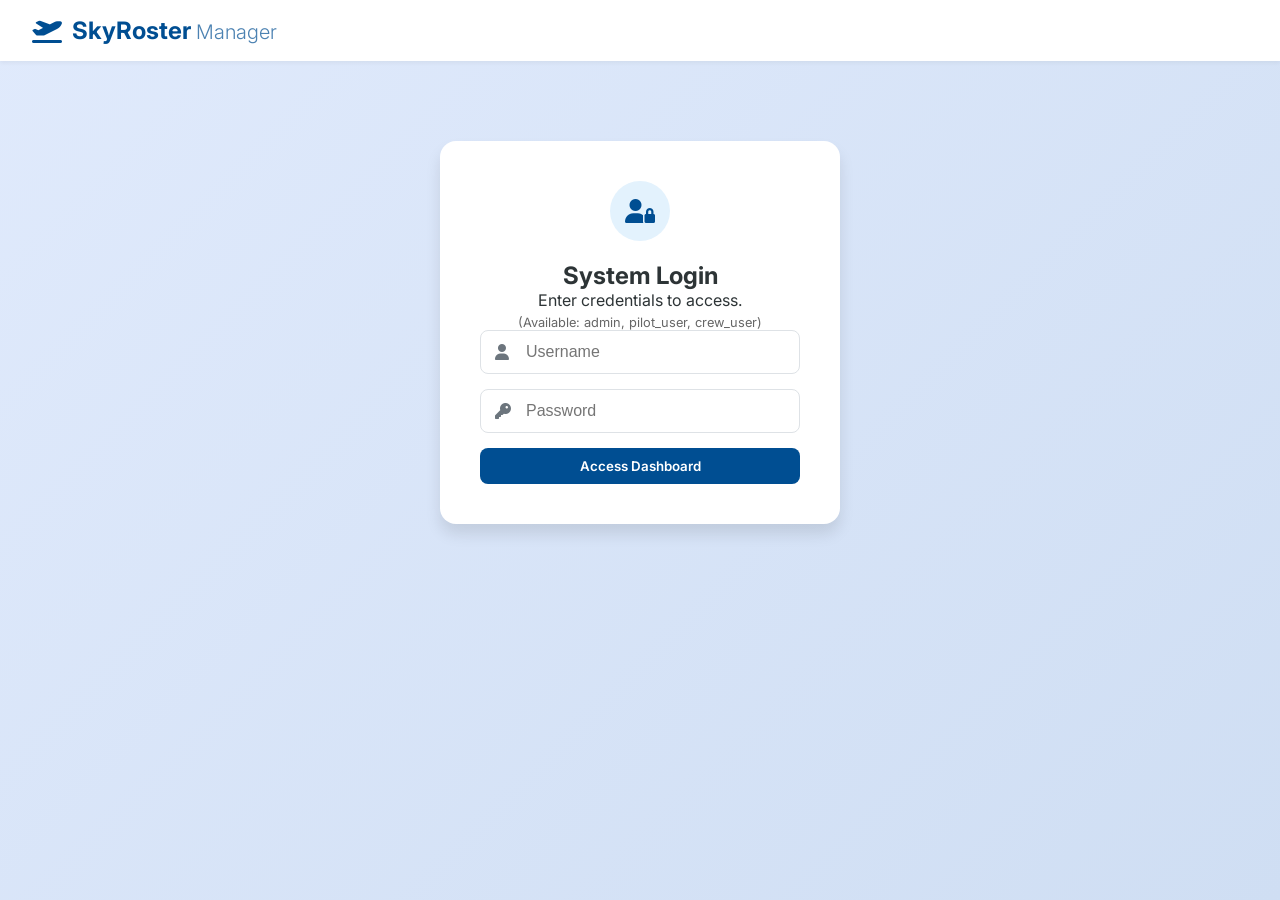
<file: frontend/index.html>
<!DOCTYPE html>
<html lang="en">
<head>
    <meta charset="UTF-8">
    <meta name="viewport" content="width=device-width, initial-scale=1.0">
    <title>Flight Roster System</title>
    <link href="https://fonts.googleapis.com/css2?family=Inter:wght@300;400;500;600;700&display=swap" rel="stylesheet">
    <link rel="stylesheet" href="https://cdnjs.cloudflare.com/ajax/libs/font-awesome/6.5.1/css/all.min.css">
    <link rel="stylesheet" href="style.css">
</head>
<body>

    <nav class="navbar">
        <div class="nav-brand"><i class="fas fa-plane-departure"></i> <span>SkyRoster <small>Manager</small></span></div>
        <div id="userInfo" class="user-profile hidden">
            <div class="user-details"><span class="welcome-text">Welcome back,</span><span id="userDisplay" class="username">Admin</span></div>
            <button onclick="logout()" class="btn btn-icon" title="Logout"><i class="fas fa-sign-out-alt"></i></button>
        </div>
    </nav>

    <div class="main-wrapper">
        <section id="loginSection" class="fade-in">
            <div class="login-card">
                <div class="login-header">
                    <div class="icon-bg"><i class="fas fa-user-lock"></i></div>
                    <h2>System Login</h2>
                    <p>Enter credentials to access.</p>
                    <p style="font-size: 0.8rem; color: #666; margin-top: 5px;">(Available: admin, pilot_user, crew_user)</p>
                </div>
                <form onsubmit="handleLogin(event)" class="login-form">
                    <div class="input-group"><i class="fas fa-user input-icon"></i><input type="text" placeholder="Username" required></div>
                    <div class="input-group"><i class="fas fa-key input-icon"></i><input type="password" placeholder="Password" required></div>
                    <button type="submit" class="btn btn-primary btn-block">Access Dashboard</button>
                </form>
            </div>
        </section>

        <section id="searchSection" class="hidden fade-in">
            <div class="content-header"><h2><i class="fas fa-search"></i> Flight Operations</h2><p>Manage existing or schedule new.</p></div>
            <div class="search-actions-container">
                <div class="search-box"><i class="fas fa-search search-icon"></i><input type="text" id="flightIdInput" onkeyup="filterFlights()" placeholder="Type flight number..."></div>
                <button id="createFlightBtn" onclick="openCreateFlightModal()" class="btn btn-success"><i class="fas fa-plus"></i> Create New Flight</button>
            </div>
            <div id="flightListContainer" class="card table-card">
                <div class="card-header"><h3>Active Flight Schedule</h3></div>
                <div class="table-responsive">
                    <table class="modern-table" id="flightsTable">
                        <thead><tr><th>Flight No</th><th>From</th><th>To</th><th>Date & Time</th><th>Range (km)</th><th class="text-right">Action</th></tr></thead>
                        <tbody id="flightsTableBody"></tbody>
                    </table>
                </div>
            </div>
        </section>

        <section id="rosterSection" class="hidden fade-in">
            <div class="workspace-header">
                <div class="flight-title"><button onclick="goBack()" class="btn btn-ghost"><i class="fas fa-arrow-left"></i> Back</button><h2 id="selectedFlightTitle">Loading...</h2></div>
                <div class="action-buttons">
                    <button onclick="exportJson()" class="btn btn-outline"><i class="fas fa-file-export"></i> JSON</button>
                    <button id="saveRosterBtn" onclick="openSaveModal()" class="btn btn-success"><i class="fas fa-save"></i> Save</button>
                </div>
            </div>
            <div class="tabs-container">
                <button class="tab-btn active" onclick="switchView('tabular')"><i class="fas fa-table"></i> Tabular View</button>
                <button class="tab-btn" onclick="switchView('plane')"><i class="fas fa-couch"></i> Plane View</button>
                <button class="tab-btn" onclick="switchView('extended')"><i class="fas fa-list-alt"></i> Extended View</button>
            </div>

            <div id="tabularView" class="view-content">
                <div class="grid-layout">
                    <div class="card selection-card">
                        <div class="card-header blue"><h3><i class="fas fa-user-pilot"></i> Cockpit Crew</h3></div>
                        <div class="card-body">
                            <div class="pool-box"><h5>Selected</h5><table id="selectedPilotTable" class="compact-table"><tbody></tbody></table></div>
                            <div class="divider"><i class="fas fa-exchange-alt"></i></div>
                            <div class="pool-box"><h5>Available Pool</h5><div class="table-compact-wrapper scrollable"><table id="candidatePilotTable" class="compact-table"><tbody></tbody></table></div></div>
                        </div>
                    </div>
                    <div class="card selection-card">
                        <div class="card-header orange"><h3><i class="fas fa-user-tie"></i> Cabin Crew</h3></div>
                        <div class="card-body">
                            <div class="pool-box"><h5>Selected</h5><table id="selectedCrewTable" class="compact-table"><tbody></tbody></table></div>
                            <div class="divider"><i class="fas fa-exchange-alt"></i></div>
                            <div class="pool-box"><h5>Available Pool</h5><div class="table-compact-wrapper scrollable"><table id="candidateCrewTable" class="compact-table"><tbody></tbody></table></div></div>
                        </div>
                    </div>
                </div>
                <div class="info-bar-container">
                    <div id="crewValidationMsg" class="status-box">Checking rules...</div>
                    <div id="flightMenuDisplay" class="menu-box hidden"><div class="menu-icon"><i class="fas fa-utensils"></i></div><div class="menu-content"><span class="label">Menu</span><span id="menuItems" class="value">Standard</span></div></div>
                </div>

                <!-- UPDATED PART: Includes passengers, scrollable table -->
                <div class="card mt-4" style="margin-top: 20px;">
                    <div class="card-header" style="background: #f8f9fa; border-bottom: 1px solid #eee;">
                        <h3 style="color: #2c3e50; font-size: 1.1rem;"><i class="fas fa-clipboard-list"></i> Final Flight Manifest (Crew & Passengers)</h3>
                    </div>
                    <!-- Scrollable Wrapper -->
                    <div class="table-responsive" style="max-height: 500px; overflow-y: auto;">
                        <table class="modern-table">
                            <thead style="position: sticky; top: 0; background: white; z-index: 10;">
                                <tr>
                                    <th>Role</th>
                                    <th>ID</th>
                                    <th>Name</th>
                                    <th>Rank / Seat No</th>
                                    <th>Nationality</th>
                                    <th>Info / Languages</th>
                                </tr>
                            </thead>
                            <tbody id="finalCrewTableBody">
                                <!-- This will be filled by JS -->
                            </tbody>
                        </table>
                    </div>
                </div>
            </div>

            <div id="planeView" class="view-content hidden">
                <div class="plane-wrapper">
                    <div class="fuselage">
                        <div class="cockpit-nose"><i class="fas fa-wind"></i></div>
                        <div class="section-label">COCKPIT</div><div id="cockpitGrid" class="cockpit-grid"></div>
                        <div class="section-divider"></div>
                        <div class="section-label">CABIN CREW</div><div id="cabinCrewGrid" class="crew-grid"></div>
                        <div class="section-divider"></div>
                        <div class="section-label">PASSENGERS</div><div id="passengerGrid" class="seat-grid passenger-grid"></div>
                        <div class="fuselage-tail"></div>
                    </div>
                    <div class="legend">
                        <div class="legend-item"><span class="seat-sample pilot"></span> Pilot</div>
                        <div class="legend-item"><span class="seat-sample crew"></span> Crew</div>
                        <div class="legend-item"><span class="seat-sample business occupied"></span> Bus. (Occ)</div>
                        <div class="legend-item"><span class="seat-sample economy"></span> Empty</div>
                    </div>
                </div>
                <div id="seatTooltip" class="custom-tooltip hidden"></div>
            </div>

            <div id="extendedView" class="view-content hidden">
                <div class="card mb-4"><div class="card-header"><h3><i class="fas fa-id-badge"></i> Pilot Details</h3></div><table id="pilotTable" class="modern-table"><thead></thead><tbody></tbody></table></div>
                <div class="card mb-4"><div class="card-header"><h3><i class="fas fa-users"></i> Cabin Crew Details</h3></div><table id="crewTable" class="modern-table"><thead></thead><tbody></tbody></table></div>
                <div class="card"><div class="card-header"><h3><i class="fas fa-ticket-alt"></i> Passenger Manifest</h3></div><table id="passengerTable" class="modern-table"><thead></thead><tbody></tbody></table></div>
            </div>
        </section>
    </div>

    <!-- MODALS -->
    <div id="saveModal" class="modal-overlay">
        <div class="modal-card">
            <div class="modal-header"><h3>Save Configuration</h3><span class="close-btn" onclick="closeModal('saveModal')">&times;</span></div>
            <div class="modal-body">
                <p>Select database format:</p>
                <div class="modal-actions">
                    <button onclick="saveToDB('sql')" class="btn btn-primary btn-lg">SQL Database</button>
                    <button onclick="saveToDB('mongo')" class="btn btn-outline btn-lg">NoSQL (Mongo)</button>
                </div>
            </div>
        </div>
    </div>

    <div id="createFlightModal" class="modal-overlay">
        <div class="modal-card" style="max-width: 500px;">
            <div class="modal-header"><h3><i class="fas fa-plane-arrival"></i> Create New Flight</h3><span class="close-btn" onclick="closeModal('createFlightModal')">&times;</span></div>
            <div class="modal-body" style="text-align: left;">
                <form id="createFlightForm" onsubmit="handleCreateFlight(event)">
                    <div class="form-group"><label>Flight Number</label><input type="text" name="flightNumber" placeholder="Ex: TK9999" required class="form-input"></div>
                    <div class="form-row">
                        <div class="form-group half"><label>From</label><select name="source" id="sourceSelect" class="form-input" onchange="calculateDistance()" required><option value="">Select</option></select></div>
                        <div class="form-group half"><label>To</label><select name="destination" id="destSelect" class="form-input" onchange="calculateDistance()" required><option value="">Select</option></select></div>
                    </div>
                    <div class="form-group"><label>Date & Time</label><input type="datetime-local" name="dateTime" required class="form-input"></div>
                    <div class="form-group"><label>Distance (km)</label><input type="number" name="distance" id="distanceInput" placeholder="Auto-calculated" readonly class="form-input" style="background-color: #f9f9f9;"></div>
                    <div class="form-group"><label>Aircraft Type</label>
                        <select name="vehicleType" class="form-input">
                            <option value="Embraer E195">Regional Jet (Embraer E195)</option>
                            <option value="Boeing 737-800">Narrow Body (Boeing 737)</option>
                            <option value="Boeing 787 Dreamliner">Wide Body (Boeing 787)</option>
                        </select>
                    </div>
                    <button type="submit" class="btn btn-primary btn-block mt-3">Create & Open Roster</button>
                </form>
            </div>
        </div>
    </div>

    <script src="script.js"></script>
</body>
</html>
</file>
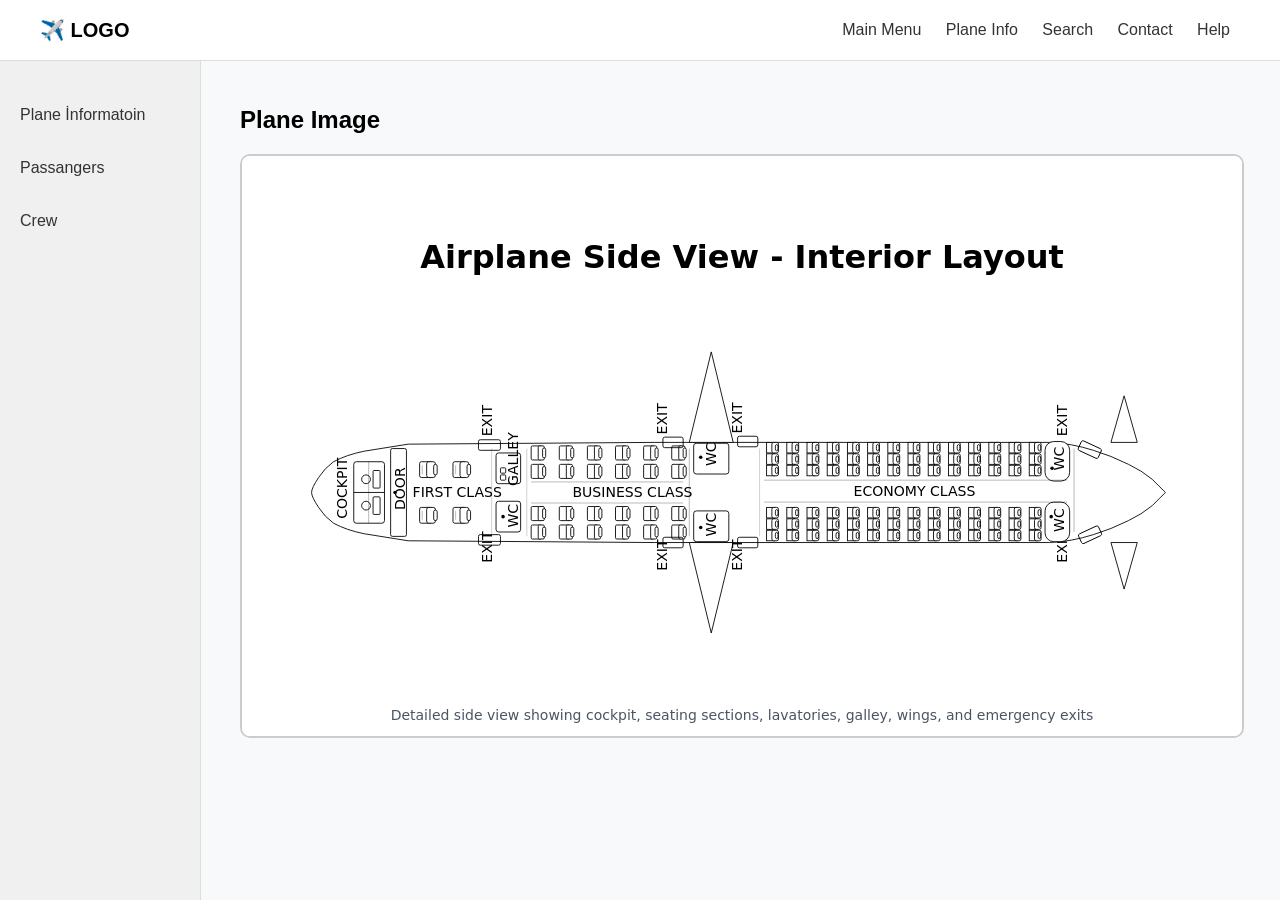
<file: Planeİnfo/index.html>
<!DOCTYPE html>
<html lang="tr">
<head>
  <meta charset="UTF-8" />
  <meta name="viewport" content="width=device-width, initial-scale=1.0" />
  <title>Uçuş Bilgi Sistemi</title>
  <link rel="stylesheet" href="style.css" />
</head>
<body>
  <!-- Üst NAVBAR -->
  <header class="navbar">
    <div class="logo">✈️ LOGO</div>
    <nav>
      <a href="index.html">Main Menu</a>
      <a href="Info/plane-info.html">Plane Info</a>
      <a href="search.html">Search</a>
      <a href="contact.html">Contact</a>
      <a href="help.html">Help</a>
    </nav>
  </header>

  <!-- Sol Sütun (Sidebar) -->
  <aside class="sidebar">
    <ul>
      <li><a href="Info/plane-info.html">Plane İnformatoin</a></li>
      <li><a href="Info/passangers.html">Passangers</a></li>
      <li><a href="Info/crew.html">Crew</a></li>
    </ul>
  </aside>

  <!-- Ana İçerik -->
  <main class="content">
    <h1>Plane Image</h1>

    <iframe
    src="plane.html"
    class="airplane-frame"
    width="100%"
    height="580"
    frameborder="0"
    ></iframe>

  </main>

  <script src="plane.js"></script>
</body>
</html>
</file>
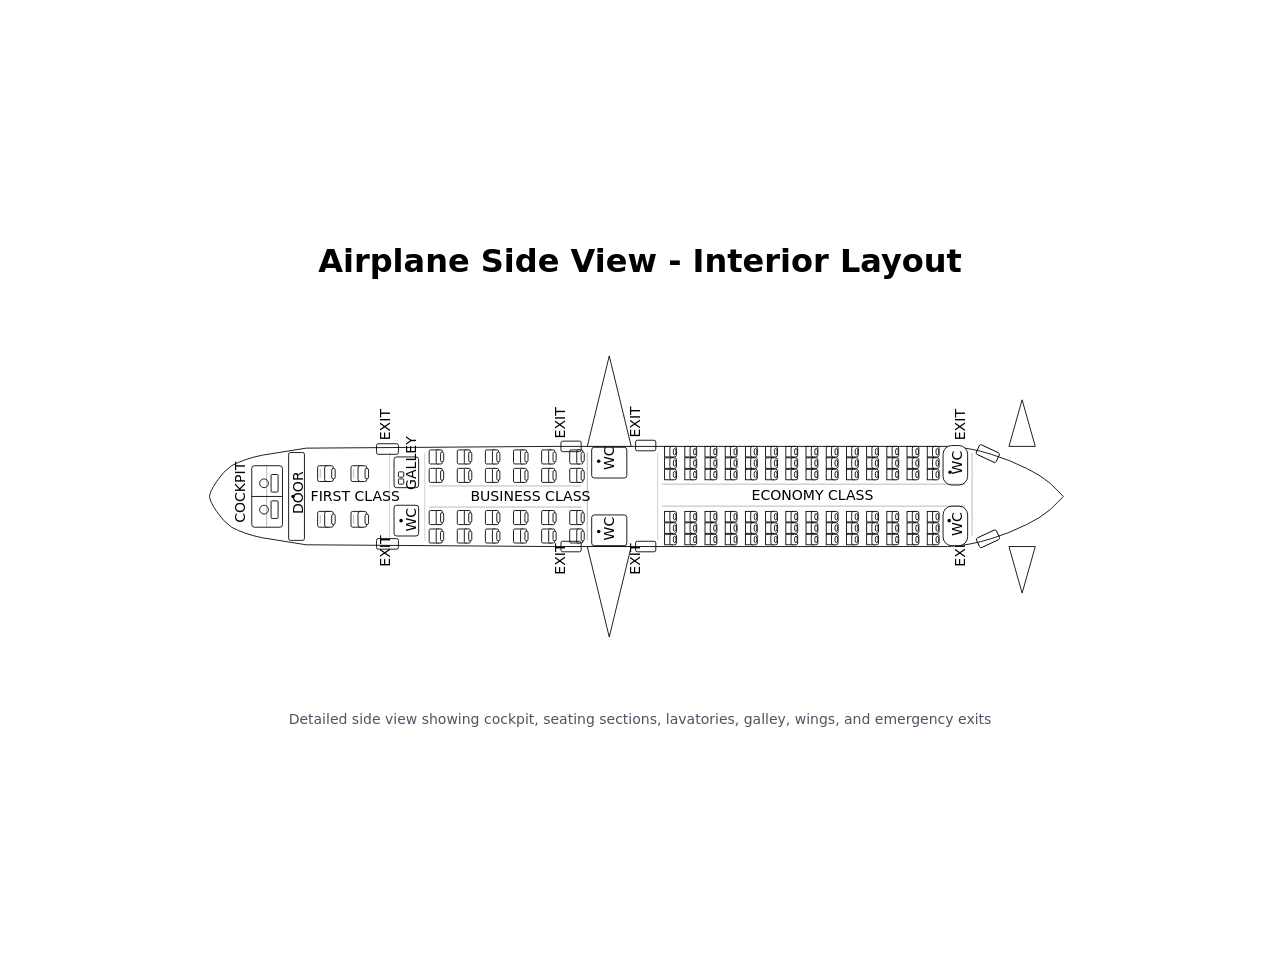
<file: Planeİnfo/plane.html>
<!DOCTYPE html>
<html lang="en">
  <head>
    <meta charset="UTF-8" />
    <meta name="viewport" content="width=device-width, initial-scale=1.0" />
    <title>Airplane Interior Layout</title>
    <style>
      body,
      html {
        margin: 0;
        padding: 0;
        font-family: system-ui, -apple-system, BlinkMacSystemFont, "Segoe UI",
          Roboto, "Helvetica Neue", Arial, "Noto Sans", sans-serif,
          "Apple Color Emoji", "Segoe UI Emoji", "Segoe UI Symbol",
          "Noto Color Emoji";
      }
      .min-h-screen {
        min-height: 100vh;
      }
      .bg-white {
        background-color: #ffffff;
      }
      .flex {
        display: flex;
      }
      .items-center {
        align-items: center;
      }
      .justify-center {
        justify-content: center;
      }
      .p-8 {
        padding: 2rem;
      }
      .max-w-4xl {
        max-width: 56rem;
      }
      .w-full {
        width: 100%;
      }
      .text-center {
        text-align: center;
      }
      .mb-8 {
        margin-bottom: 2rem;
      }
      .w-full {
        width: 100%;
      }
      .h-auto {
        height: auto;
      }
      .border {
        border-width: 1px;
      }
      .border-gray-200 {
        border-color: #e5e7eb;
      }
      .mt-6 {
        margin-top: 1.5rem;
      }
      .text-sm {
        font-size: 0.875rem;
        line-height: 1.25rem;
      }
      .text-gray-600 {
        color: #4b5563;
      }
    </style>
  </head>
  <body class="min-h-screen bg-white flex items-center justify-center p-8">
    <div class="max-w-4xl w-full">
      <h1 class="text-center mb-8">Airplane Side View - Interior Layout</h1>

      <svg
        viewBox="0 0 1020 420"
        class="w-full h-auto border border-gray-200"
        xmlns="http://www.w3.org/2000/svg"
      >
        <g transform="translate(510, 210) rotate(-90) translate(-200, -500)">
          <path
            d="M 200 10 
               Q 205 10 217 18
               Q 228 25 235 35
               Q 243 50 247 70
               L 255 120
               L 257 400
               L 257 850
               Q 256 875 248 900
               Q 242 920 232 940
               Q 225 955 215 967
               Q 207 975 200 982
               Q 193 975 185 967
               Q 175 955 168 940
               Q 158 920 152 900
               Q 144 875 143 850
               L 143 400
               L 145 120
               L 153 70
               Q 157 50 165 35
               Q 172 25 183 18
               Q 195 10 200 10 Z"
            fill="white"
            stroke="black"
            strokeWidth="2.8"
            strokeLinecap="round"
            strokeLinejoin="round"
          />

          <g>
            <path
              d="M 143 440 L 40 465 L 143 490 Z"
              fill="white"
              stroke="black"
              strokeWidth="2.5"
              strokeLinecap="round"
              strokeLinejoin="round"
            />
            <path
              d="M 257 440 L 360 465 L 257 490 Z"
              fill="white"
              stroke="black"
              strokeWidth="2.5"
              strokeLinecap="round"
              strokeLinejoin="round"
            />
          </g>

          <g>
            <path
              d="M 143 920 L 90 935 L 143 950 Z"
              fill="white"
              stroke="black"
              strokeWidth="2.5"
              strokeLinecap="round"
              strokeLinejoin="round"
            />
            <path
              d="M 257 920 L 310 935 L 257 950 Z"
              fill="white"
              stroke="black"
              strokeWidth="2.5"
              strokeLinecap="round"
              strokeLinejoin="round"
            />
          </g>

          <g>
            <text x="170" y="50" textAnchor="middle" fontSize="11">
              COCKPIT
            </text>
            <rect
              x="165"
              y="58"
              width="70"
              height="35"
              rx="3"
              fill="white"
              stroke="black"
              strokeWidth="2"
            />

            <circle
              cx="185"
              cy="72"
              r="5"
              fill="white"
              stroke="black"
              strokeWidth="1.5"
            />
            <circle
              cx="215"
              cy="72"
              r="5"
              fill="white"
              stroke="black"
              strokeWidth="1.5"
            />

            <rect
              x="175"
              y="80"
              width="20"
              height="8"
              rx="1"
              fill="white"
              stroke="black"
              strokeWidth="1"
            />
            <rect
              x="205"
              y="80"
              width="20"
              height="8"
              rx="1"
              fill="white"
              stroke="black"
              strokeWidth="1"
            />

            <line
              x1="200"
              y1="58"
              x2="200"
              y2="93"
              stroke="black"
              strokeWidth="1.2"
            />
            <line
              x1="165"
              y1="75"
              x2="235"
              y2="75"
              stroke="black"
              strokeWidth="1"
              opacity="0.3"
            />
          </g>

          <g>
            <rect
              x="150"
              y="100"
              width="100"
              height="18"
              rx="2"
              fill="white"
              stroke="black"
              strokeWidth="2"
            />
            <text x="180" y="116"textAnchor="middle" fontSize="9">
              DOOR
            </text>
            <circle cx="200" cy="105" r="2" fill="black" />
          </g>

          <g transform="rotate(90,100,200)">
            <text x="25" y="105" textAnchor="middle" fontSize="15">
              FIRST CLASS
            </text>
          </g>
          <g>
            <g>
              <g transform="rotate(0 174 150)">
                <rect
                  x="165"
                  y="133"
                  width="18"
                  height="14"
                  rx="2"
                  fill="white"
                  stroke="black"
                  strokeWidth="1.5"
                />
                <rect
                  x="165"
                  y="141"
                  width="18"
                  height="10"
                  rx="2.5"
                  fill="white"
                  stroke="black"
                  strokeWidth="1.5"
                />
                <rect
                  x="168"
                  y="149"
                  width="12"
                  height="4"
                  rx="2"
                  fill="white"
                  stroke="black"
                  strokeWidth="1.2"
                />
                <line
                  x1="169"
                  y1="136"
                  x2="179"
                  y2="136"
                  stroke="black"
                  strokeWidth="0.8"
                  opacity="0.3"
                />
              </g>
              <g transform="rotate(0 226 150)">
                <rect
                  x="217"
                  y="133"
                  width="18"
                  height="14"
                  rx="2"
                  fill="white"
                  stroke="black"
                  strokeWidth="1.5"
                />
                <rect
                  x="217"
                  y="141"
                  width="18"
                  height="10"
                  rx="2.5"
                  fill="white"
                  stroke="black"
                  strokeWidth="1.5"
                />
                <rect
                  x="220"
                  y="149"
                  width="12"
                  height="4"
                  rx="2"
                  fill="white"
                  stroke="black"
                  strokeWidth="1.2"
                />
                <line
                  x1="221"
                  y1="136"
                  x2="231"
                  y2="136"
                  stroke="black"
                  strokeWidth="0.8"
                  opacity="0.3"
                />
              </g>
            </g>
            <g>
              <g transform="rotate(0 174 188)">
                <rect
                  x="165"
                  y="171"
                  width="18"
                  height="14"
                  rx="2"
                  fill="white"
                  stroke="black"
                  strokeWidth="1.5"
                />
                <rect
                  x="165"
                  y="179"
                  width="18"
                  height="10"
                  rx="2.5"
                  fill="white"
                  stroke="black"
                  strokeWidth="1.5"
                />
                <rect
                  x="168"
                  y="187"
                  width="12"
                  height="4"
                  rx="2"
                  fill="white"
                  stroke="black"
                  strokeWidth="1.2"
                />
                <line
                  x1="169"
                  y1="174"
                  x2="179"
                  y2="174"
                  stroke="black"
                  strokeWidth="0.8"
                  opacity="0.3"
                />
              </g>
              <g transform="rotate(0 226 188)">
                <rect
                  x="217"
                  y="171"
                  width="18"
                  height="14"
                  rx="2"
                  fill="white"
                  stroke="black"
                  strokeWidth="1.5"
                />
                <rect
                  x="217"
                  y="179"
                  width="18"
                  height="10"
                  rx="2.5"
                  fill="white"
                  stroke="black"
                  strokeWidth="1.5"
                />
                <rect
                  x="220"
                  y="187"
                  width="12"
                  height="4"
                  rx="2"
                  fill="white"
                  stroke="black"
                  strokeWidth="1.2"
                />
                <line
                  x1="221"
                  y1="174"
                  x2="231"
                  y2="174"
                  stroke="black"
                  strokeWidth="0.8"
                  opacity="0.3"
                />
              </g>
            </g>
          </g>

          <g>
            <rect
              x="140"
              y="200"
              width="12"
              height="25"
              rx="2"
              fill="none"
              stroke="black"
              strokeWidth="2.5"
              strokeDasharray="4,4"
            />
            <rect
              x="248"
              y="200"
              width="12"
              height="25"
              rx="2"
              fill="none"
              stroke="black"
              strokeWidth="2.5"
              strokeDasharray="4,4"
            />
            <text x="120" y="215" fontSize="8">EXIT</text>
            <text x="264" y="215" fontSize="8">EXIT</text>
          </g>

          <g>
            <rect
              x="155"
              y="220"
              width="35"
              height="28"
              rx="3"
              fill="white"
              stroke="black"
              strokeWidth="2"
            />
            <text x="160" y="245" textAnchor="middle" fontSize="9">
              WC
            </text>
            <circle cx="172.5" cy="228" r="2" fill="black" />

            <rect
              x="210"
              y="220"
              width="35"
              height="28"
              rx="3"
              fill="white"
              stroke="black"
              strokeWidth="2"
            />
            <text x="207.5" y="245" textAnchor="middle" fontSize="9">
              GALLEY
            </text>
            <rect
              x="214"
              y="225"
              width="6"
              height="6"
              rx="1"
              fill="white"
              stroke="black"
              strokeWidth="0.8"
            />
            <rect
              x="222"
              y="225"
              width="6"
              height="6"
              rx="1"
              fill="white"
              stroke="black"
              strokeWidth="0.8"
            />
          </g>

          <g transform="rotate(90,195,362)">
            <text x="140" y="362" textAnchor="middle" fontSize="15">
              BUSINESS CLASS
            </text>
          </g>
          <g>
            <g>
              <g transform=" translate(-8, -10)rotate(0 158 272.5)">
                <rect
                  x="155"
                  y="270"
                  width="16"
                  height="12"
                  rx="1.5"
                  fill="white"
                  stroke="black"
                  strokeWidth="1.3"
                />
                <rect
                  x="155"
                  y="278"
                  width="16"
                  height="7"
                  rx="1.5"
                  fill="white"
                  stroke="black"
                  strokeWidth="1.3"
                />
                <rect
                  x="157.5"
                  y="283"
                  width="11"
                  height="3.5"
                  rx="1.5"
                  fill="white"
                  stroke="black"
                  strokeWidth="1"
                />
              </g>
              <g transform=" translate(-8, -10)rotate(0 179 272.5)">
                <rect
                  x="176"
                  y="270"
                  width="16"
                  height="12"
                  rx="1.5"
                  fill="white"
                  stroke="black"
                  strokeWidth="1.3"
                />
                <rect
                  x="176"
                  y="278"
                  width="16"
                  height="7"
                  rx="1.5"
                  fill="white"
                  stroke="black"
                  strokeWidth="1.3"
                />
                <rect
                  x="178.5"
                  y="283"
                  width="11"
                  height="3.5"
                  rx="1.5"
                  fill="white"
                  stroke="black"
                  strokeWidth="1"
                />
              </g>
              <g transform=" translate(-8, -10)rotate(0 227 272.5)">
                <rect
                  x="224"
                  y="270"
                  width="16"
                  height="12"
                  rx="1.5"
                  fill="white"
                  stroke="black"
                  strokeWidth="1.3"
                />
                <rect
                  x="224"
                  y="278"
                  width="16"
                  height="7"
                  rx="1.5"
                  fill="white"
                  stroke="black"
                  strokeWidth="1.3"
                />
                <rect
                  x="226.5"
                  y="283"
                  width="11"
                  height="3.5"
                  rx="1.5"
                  fill="white"
                  stroke="black"
                  strokeWidth="1"
                />
              </g>
              <g transform=" translate(-8, -10)rotate(0 248 272.5)">
                <rect
                  x="245"
                  y="270"
                  width="16"
                  height="12"
                  rx="1.5"
                  fill="white"
                  stroke="black"
                  strokeWidth="1.3"
                />
                <rect
                  x="245"
                  y="278"
                  width="16"
                  height="7"
                  rx="1.5"
                  fill="white"
                  stroke="black"
                  strokeWidth="1.3"
                />
                <rect
                  x="247.5"
                  y="283"
                  width="11"
                  height="3.5"
                  rx="1.5"
                  fill="white"
                  stroke="black"
                  strokeWidth="1"
                />
              </g>
            </g>
            <g>
              <g transform=" translate(-8, -10)rotate(0 158 304.5)">
                <rect
                  x="155"
                  y="302"
                  width="16"
                  height="12"
                  rx="1.5"
                  fill="white"
                  stroke="black"
                  strokeWidth="1.3"
                />
                <rect
                  x="155"
                  y="310"
                  width="16"
                  height="7"
                  rx="1.5"
                  fill="white"
                  stroke="black"
                  strokeWidth="1.3"
                />
                <rect
                  x="157.5"
                  y="315"
                  width="11"
                  height="3.5"
                  rx="1.5"
                  fill="white"
                  stroke="black"
                  strokeWidth="1"
                />
              </g>
              <g transform=" translate(-8, -10)rotate(0 179 304.5)">
                <rect
                  x="176"
                  y="302"
                  width="16"
                  height="12"
                  rx="1.5"
                  fill="white"
                  stroke="black"
                  strokeWidth="1.3"
                />
                <rect
                  x="176"
                  y="310"
                  width="16"
                  height="7"
                  rx="1.5"
                  fill="white"
                  stroke="black"
                  strokeWidth="1.3"
                />
                <rect
                  x="178.5"
                  y="315"
                  width="11"
                  height="3.5"
                  rx="1.5"
                  fill="white"
                  stroke="black"
                  strokeWidth="1"
                />
              </g>
              <g transform=" translate(-8, -10)rotate(0 227 304.5)">
                <rect
                  x="224"
                  y="302"
                  width="16"
                  height="12"
                  rx="1.5"
                  fill="white"
                  stroke="black"
                  strokeWidth="1.3"
                />
                <rect
                  x="224"
                  y="310"
                  width="16"
                  height="7"
                  rx="1.5"
                  fill="white"
                  stroke="black"
                  strokeWidth="1.3"
                />
                <rect
                  x="226.5"
                  y="315"
                  width="11"
                  height="3.5"
                  rx="1.5"
                  fill="white"
                  stroke="black"
                  strokeWidth="1"
                />
              </g>
              <g transform=" translate(-8, -10)rotate(0 248 304.5)">
                <rect
                  x="245"
                  y="302"
                  width="16"
                  height="12"
                  rx="1.5"
                  fill="white"
                  stroke="black"
                  strokeWidth="1.3"
                />
                <rect
                  x="245"
                  y="310"
                  width="16"
                  height="7"
                  rx="1.5"
                  fill="white"
                  stroke="black"
                  strokeWidth="1.3"
                />
                <rect
                  x="247.5"
                  y="315"
                  width="11"
                  height="3.5"
                  rx="1.5"
                  fill="white"
                  stroke="black"
                  strokeWidth="1"
                />
              </g>
            </g>
            <g>
              <g transform=" translate(-8, -10)rotate(0 158 336.5)">
                <rect
                  x="155"
                  y="334"
                  width="16"
                  height="12"
                  rx="1.5"
                  fill="white"
                  stroke="black"
                  strokeWidth="1.3"
                />
                <rect
                  x="155"
                  y="342"
                  width="16"
                  height="7"
                  rx="1.5"
                  fill="white"
                  stroke="black"
                  strokeWidth="1.3"
                />
                <rect
                  x="157.5"
                  y="347"
                  width="11"
                  height="3.5"
                  rx="1.5"
                  fill="white"
                  stroke="black"
                  strokeWidth="1"
                />
              </g>
              <g transform=" translate(-8, -10)rotate(0 179 336.5)">
                <rect
                  x="176"
                  y="334"
                  width="16"
                  height="12"
                  rx="1.5"
                  fill="white"
                  stroke="black"
                  strokeWidth="1.3"
                />
                <rect
                  x="176"
                  y="342"
                  width="16"
                  height="7"
                  rx="1.5"
                  fill="white"
                  stroke="black"
                  strokeWidth="1.3"
                />
                <rect
                  x="178.5"
                  y="347"
                  width="11"
                  height="3.5"
                  rx="1.5"
                  fill="white"
                  stroke="black"
                  strokeWidth="1"
                />
              </g>
              <g transform=" translate(-8, -10)rotate(0 227 336.5)">
                <rect
                  x="224"
                  y="334"
                  width="16"
                  height="12"
                  rx="1.5"
                  fill="white"
                  stroke="black"
                  strokeWidth="1.3"
                />
                <rect
                  x="224"
                  y="342"
                  width="16"
                  height="7"
                  rx="1.5"
                  fill="white"
                  stroke="black"
                  strokeWidth="1.3"
                />
                <rect
                  x="226.5"
                  y="347"
                  width="11"
                  height="3.5"
                  rx="1.5"
                  fill="white"
                  stroke="black"
                  strokeWidth="1"
                />
              </g>
              <g transform=" translate(-8, -10)rotate(0 248 336.5)">
                <rect
                  x="245"
                  y="334"
                  width="16"
                  height="12"
                  rx="1.5"
                  fill="white"
                  stroke="black"
                  strokeWidth="1.3"
                />
                <rect
                  x="245"
                  y="342"
                  width="16"
                  height="7"
                  rx="1.5"
                  fill="white"
                  stroke="black"
                  strokeWidth="1.3"
                />
                <rect
                  x="247.5"
                  y="347"
                  width="11"
                  height="3.5"
                  rx="1.5"
                  fill="white"
                  stroke="black"
                  strokeWidth="1"
                />
              </g>
            </g>
            <g>
              <g transform=" translate(-8, -10)rotate(0 158 368.5)">
                <rect
                  x="155"
                  y="366"
                  width="16"
                  height="12"
                  rx="1.5"
                  fill="white"
                  stroke="black"
                  strokeWidth="1.3"
                />
                <rect
                  x="155"
                  y="374"
                  width="16"
                  height="7"
                  rx="1.5"
                  fill="white"
                  stroke="black"
                  strokeWidth="1.3"
                />
                <rect
                  x="157.5"
                  y="379"
                  width="11"
                  height="3.5"
                  rx="1.5"
                  fill="white"
                  stroke="black"
                  strokeWidth="1"
                />
              </g>
              <g transform=" translate(-8, -10)rotate(0 179 368.5)">
                <rect
                  x="176"
                  y="366"
                  width="16"
                  height="12"
                  rx="1.5"
                  fill="white"
                  stroke="black"
                  strokeWidth="1.3"
                />
                <rect
                  x="176"
                  y="374"
                  width="16"
                  height="7"
                  rx="1.5"
                  fill="white"
                  stroke="black"
                  strokeWidth="1.3"
                />
                <rect
                  x="178.5"
                  y="379"
                  width="11"
                  height="3.5"
                  rx="1.5"
                  fill="white"
                  stroke="black"
                  strokeWidth="1"
                />
              </g>
              <g transform=" translate(-8, -10)rotate(0 227 368.5)">
                <rect
                  x="224"
                  y="366"
                  width="16"
                  height="12"
                  rx="1.5"
                  fill="white"
                  stroke="black"
                  strokeWidth="1.3"
                />
                <rect
                  x="224"
                  y="374"
                  width="16"
                  height="7"
                  rx="1.5"
                  fill="white"
                  stroke="black"
                  strokeWidth="1.3"
                />
                <rect
                  x="226.5"
                  y="379"
                  width="11"
                  height="3.5"
                  rx="1.5"
                  fill="white"
                  stroke="black"
                  strokeWidth="1"
                />
              </g>
              <g transform=" translate(-8, -10)rotate(0 248 368.5)">
                <rect
                  x="245"
                  y="366"
                  width="16"
                  height="12"
                  rx="1.5"
                  fill="white"
                  stroke="black"
                  strokeWidth="1.3"
                />
                <rect
                  x="245"
                  y="374"
                  width="16"
                  height="7"
                  rx="1.5"
                  fill="white"
                  stroke="black"
                  strokeWidth="1.3"
                />
                <rect
                  x="247.5"
                  y="379"
                  width="11"
                  height="3.5"
                  rx="1.5"
                  fill="white"
                  stroke="black"
                  strokeWidth="1"
                />
              </g>
            </g>
            <g>
              <g transform=" translate(-8, -10)rotate(0 158 400.5)">
                <rect
                  x="155"
                  y="398"
                  width="16"
                  height="12"
                  rx="1.5"
                  fill="white"
                  stroke="black"
                  strokeWidth="1.3"
                />
                <rect
                  x="155"
                  y="406"
                  width="16"
                  height="7"
                  rx="1.5"
                  fill="white"
                  stroke="black"
                  strokeWidth="1.3"
                />
                <rect
                  x="157.5"
                  y="411"
                  width="11"
                  height="3.5"
                  rx="1.5"
                  fill="white"
                  stroke="black"
                  strokeWidth="1"
                />
              </g>
              <g transform=" translate(-8, -10)rotate(0 179 400.5)">
                <rect
                  x="176"
                  y="398"
                  width="16"
                  height="12"
                  rx="1.5"
                  fill="white"
                  stroke="black"
                  strokeWidth="1.3"
                />
                <rect
                  x="176"
                  y="406"
                  width="16"
                  height="7"
                  rx="1.5"
                  fill="white"
                  stroke="black"
                  strokeWidth="1.3"
                />
                <rect
                  x="178.5"
                  y="411"
                  width="11"
                  height="3.5"
                  rx="1.5"
                  fill="white"
                  stroke="black"
                  strokeWidth="1"
                />
              </g>
              <g transform=" translate(-8, -10)rotate(0 227 400.5)">
                <rect
                  x="224"
                  y="398"
                  width="16"
                  height="12"
                  rx="1.5"
                  fill="white"
                  stroke="black"
                  strokeWidth="1.3"
                />
                <rect
                  x="224"
                  y="406"
                  width="16"
                  height="7"
                  rx="1.5"
                  fill="white"
                  stroke="black"
                  strokeWidth="1.3"
                />
                <rect
                  x="226.5"
                  y="411"
                  width="11"
                  height="3.5"
                  rx="1.5"
                  fill="white"
                  stroke="black"
                  strokeWidth="1"
                />
              </g>
              <g transform=" translate(-8, -10)rotate(0 248 400.5)">
                <rect
                  x="245"
                  y="398"
                  width="16"
                  height="12"
                  rx="1.5"
                  fill="white"
                  stroke="black"
                  strokeWidth="1.3"
                />
                <rect
                  x="245"
                  y="406"
                  width="16"
                  height="7"
                  rx="1.5"
                  fill="white"
                  stroke="black"
                  strokeWidth="1.3"
                />
                <rect
                  x="247.5"
                  y="411"
                  width="11"
                  height="3.5"
                  rx="1.5"
                  fill="white"
                  stroke="black"
                  strokeWidth="1"
                />
              </g>
            </g>
            <g>
              <g transform=" translate(-8, -10)rotate(0 158 432.5)">
                <rect
                  x="155"
                  y="430"
                  width="16"
                  height="12"
                  rx="1.5"
                  fill="white"
                  stroke="black"
                  strokeWidth="1.3"
                />
                <rect
                  x="155"
                  y="438"
                  width="16"
                  height="7"
                  rx="1.5"
                  fill="white"
                  stroke="black"
                  strokeWidth="1.3"
                />
                <rect
                  x="157.5"
                  y="443"
                  width="11"
                  height="3.5"
                  rx="1.5"
                  fill="white"
                  stroke="black"
                  strokeWidth="1"
                />
              </g>
              <g transform=" translate(-8, -10)rotate(0 179 432.5)">
                <rect
                  x="176"
                  y="430"
                  width="16"
                  height="12"
                  rx="1.5"
                  fill="white"
                  stroke="black"
                  strokeWidth="1.3"
                />
                <rect
                  x="176"
                  y="438"
                  width="16"
                  height="7"
                  rx="1.5"
                  fill="white"
                  stroke="black"
                  strokeWidth="1.3"
                />
                <rect
                  x="178.5"
                  y="443"
                  width="11"
                  height="3.5"
                  rx="1.5"
                  fill="white"
                  stroke="black"
                  strokeWidth="1"
                />
              </g>
              <g transform=" translate(-8, -10)rotate(0 227 432.5)">
                <rect
                  x="224"
                  y="430"
                  width="16"
                  height="12"
                  rx="1.5"
                  fill="white"
                  stroke="black"
                  strokeWidth="1.3"
                />
                <rect
                  x="224"
                  y="438"
                  width="16"
                  height="7"
                  rx="1.5"
                  fill="white"
                  stroke="black"
                  strokeWidth="1.3"
                />
                <rect
                  x="226.5"
                  y="443"
                  width="11"
                  height="3.5"
                  rx="1.5"
                  fill="white"
                  stroke="black"
                  strokeWidth="1"
                />
              </g>
              <g transform=" translate(-8, -10)rotate(0 248 432.5)">
                <rect
                  x="245"
                  y="430"
                  width="16"
                  height="12"
                  rx="1.5"
                  fill="white"
                  stroke="black"
                  strokeWidth="1.3"
                />
                <rect
                  x="245"
                  y="438"
                  width="16"
                  height="7"
                  rx="1.5"
                  fill="white"
                  stroke="black"
                  strokeWidth="1.3"
                />
                <rect
                  x="247.5"
                  y="443"
                  width="11"
                  height="3.5"
                  rx="1.5"
                  fill="white"
                  stroke="black"
                  strokeWidth="1"
                />
              </g>
            </g>
          </g>

          <g>
            <rect
              x="144"
              y="445"
              width="35"
              height="40"
              rx="3"
              fill="white"
              stroke="black"
              strokeWidth="2"
            />
            <text x="150" y="470" textAnchor="middle" fontSize="11">
              WC
            </text>
            <circle cx="160" cy="453" r="2" fill="black" />

            <rect
              x="221"
              y="445"
              width="35"
              height="40"
              rx="3"
              fill="white"
              stroke="black"
              strokeWidth="2"
            />
            <text x="230" y="470" textAnchor="middle" fontSize="11">
              WC
            </text>
            <circle cx="240" cy="453" r="2" fill="black" />
          </g>

          <g>
            <rect
              x="137"
              y="410"
              width="12"
              height="23"
              rx="2"
              fill="none"
              stroke="black"
              strokeWidth="2.5"
              strokeDasharray="4,4"
            />
            <rect
              x="251"
              y="410"
              width="12"
              height="23"
              rx="2"
              fill="none"
              stroke="black"
              strokeWidth="2.5"
              strokeDasharray="4,4"
            />
            <text x="111" y="415" fontSize="12">EXIT</text>
            <text x="266" y="415" fontSize="12">EXIT</text>
          </g>

          <g>
            <rect
              x="137"
              y="495"
              width="12"
              height="23"
              rx="2"
              fill="none"
              stroke="black"
              strokeWidth="2.5"
              strokeDasharray="4,4"
            />
            <rect
              x="252"
              y="495"
              width="12"
              height="23"
              rx="2"
              fill="none"
              stroke="black"
              strokeWidth="2.5"
              strokeDasharray="4,4"
            />
            <text x="111" y="500" fontSize="12">EXIT</text>
            <text x="267" y="500" fontSize="12">EXIT</text>
          </g>

          <g transform="rotate(90,200,427)">
            <text x="400" y="431" textAnchor="middle" fontSize="15">
              ECONOMY CLASS
            </text>
          </g>

          <g>
            <defs>
              <g id="economy-seat">
                <g transform="rotate(0 6 7.5)">
                  <rect
                    x="-5"
                    y="3"
                    width="12"
                    height="9"
                    rx="0."
                    fill="white"
                    stroke="black"
                    strokeWidth="1.2"
                  />
                  <rect
                    x="-5"
                    y="9"
                    width="12"
                    height="7.5"
                    rx="2"
                    fill="white"
                    stroke="black"
                    strokeWidth="1.2"
                  />
                  <rect
                    x="-2.6"
                    y="13"
                    width="7.2"
                    height="3"
                    rx="2.5"
                    fill="white"
                    stroke="black"
                    strokeWidth="1"
                  />
                </g>
              </g>
            </defs>

            <g>
              <use href="#economy-seat" x="150" y="525" />
              <use href="#economy-seat" x="163" y="525" />
              <use href="#economy-seat" x="176" y="525" />
              <use href="#economy-seat" x="224" y="525" />
              <use href="#economy-seat" x="237" y="525" />
              <use href="#economy-seat" x="250" y="525" />
            </g>
            <g>
              <use href="#economy-seat" x="150" y="548" />
              <use href="#economy-seat" x="163" y="548" />
              <use href="#economy-seat" x="176" y="548" />
              <use href="#economy-seat" x="224" y="548" />
              <use href="#economy-seat" x="237" y="548" />
              <use href="#economy-seat" x="250" y="548" />
            </g>
            <g>
              <use href="#economy-seat" x="150" y="571" />
              <use href="#economy-seat" x="163" y="571" />
              <use href="#economy-seat" x="176" y="571" />
              <use href="#economy-seat" x="224" y="571" />
              <use href="#economy-seat" x="237" y="571" />
              <use href="#economy-seat" x="250" y="571" />
            </g>
            <g>
              <use href="#economy-seat" x="150" y="594" />
              <use href="#economy-seat" x="163" y="594" />
              <use href="#economy-seat" x="176" y="594" />
              <use href="#economy-seat" x="224" y="594" />
              <use href="#economy-seat" x="237" y="594" />
              <use href="#economy-seat" x="250" y="594" />
            </g>
            <g>
              <use href="#economy-seat" x="150" y="617" />
              <use href="#economy-seat" x="163" y="617" />
              <use href="#economy-seat" x="176" y="617" />
              <use href="#economy-seat" x="224" y="617" />
              <use href="#economy-seat" x="237" y="617" />
              <use href="#economy-seat" x="250" y="617" />
            </g>
            <g>
              <use href="#economy-seat" x="150" y="640" />
              <use href="#economy-seat" x="163" y="640" />
              <use href="#economy-seat" x="176" y="640" />
              <use href="#economy-seat" x="224" y="640" />
              <use href="#economy-seat" x="237" y="640" />
              <use href="#economy-seat" x="250" y="640" />
            </g>
            <g>
              <use href="#economy-seat" x="150" y="663" />
              <use href="#economy-seat" x="163" y="663" />
              <use href="#economy-seat" x="176" y="663" />
              <use href="#economy-seat" x="224" y="663" />
              <use href="#economy-seat" x="237" y="663" />
              <use href="#economy-seat" x="250" y="663" />
            </g>
            <g>
              <use href="#economy-seat" x="150" y="686" />
              <use href="#economy-seat" x="163" y="686" />
              <use href="#economy-seat" x="176" y="686" />
              <use href="#economy-seat" x="224" y="686" />
              <use href="#economy-seat" x="237" y="686" />
              <use href="#economy-seat" x="250" y="686" />
            </g>
            <g>
              <use href="#economy-seat" x="150" y="709" />
              <use href="#economy-seat" x="163" y="709" />
              <use href="#economy-seat" x="176" y="709" />
              <use href="#economy-seat" x="224" y="709" />
              <use href="#economy-seat" x="237" y="709" />
              <use href="#economy-seat" x="250" y="709" />
            </g>
            <g>
              <use href="#economy-seat" x="150" y="732" />
              <use href="#economy-seat" x="163" y="732" />
              <use href="#economy-seat" x="176" y="732" />
              <use href="#economy-seat" x="224" y="732" />
              <use href="#economy-seat" x="237" y="732" />
              <use href="#economy-seat" x="250" y="732" />
            </g>
            <g>
              <use href="#economy-seat" x="150" y="755" />
              <use href="#economy-seat" x="163" y="755" />
              <use href="#economy-seat" x="176" y="755" />
              <use href="#economy-seat" x="224" y="755" />
              <use href="#economy-seat" x="237" y="755" />
              <use href="#economy-seat" x="250" y="755" />
            </g>
            <g>
              <use href="#economy-seat" x="150" y="778" />
              <use href="#economy-seat" x="163" y="778" />
              <use href="#economy-seat" x="176" y="778" />
              <use href="#economy-seat" x="224" y="778" />
              <use href="#economy-seat" x="237" y="778" />
              <use href="#economy-seat" x="250" y="778" />
            </g>
            <g>
              <use href="#economy-seat" x="150" y="801" />
              <use href="#economy-seat" x="163" y="801" />
              <use href="#economy-seat" x="176" y="801" />
              <use href="#economy-seat" x="224" y="801" />
              <use href="#economy-seat" x="237" y="801" />
              <use href="#economy-seat" x="250" y="801" />
            </g>
            <g>
              <use href="#economy-seat" x="150" y="824" />
              <use href="#economy-seat" x="163" y="824" />
              <use href="#economy-seat" x="176" y="824" />
              <use href="#economy-seat" x="224" y="824" />
              <use href="#economy-seat" x="237" y="824" />
              <use href="#economy-seat" x="250" y="824" />
            </g>
          </g>

          <g>
            <rect
              x="155"
              y="840"
              width="12"
              height="25"
              transform="rotate(-25, 255, 895)"
              rx="2"
              fill="none"
              stroke="black"
              strokeWidth="2.5"
              strokeDasharray="4,4"
            />
            <rect
              x="248"
              y="885"
              transform="rotate(25, 255, 885)"
              width="12"
              height="25"
              rx="2"
              fill="none"
              stroke="black"
              strokeWidth="2.5"
              strokeDasharray="4,4"
            />
            <text x="120" y="870" fontSize="8">EXIT</text>
            <text x="264" y="870" fontSize="8">EXIT</text>
          </g>

          <g>
            <rect
              x="144"
              y="845"
              width="45"
              height="28"
              rx="10"
              fill="white"
              stroke="black"
              strokeWidth="2"
            />
            <text x="155" y="867" textAnchor="middle" fontSize="12">
              WC
            </text>
            <circle cx="172.5" cy="852" r="2" fill="black" />

            <rect
              x="213"
              y="845"
              width="45"
              height="28"
              rx="10"
              fill="white"
              stroke="black"
              strokeWidth="2"
            />
            <text x="225" y="867" textAnchor="middle" fontSize="12">
              WC
            </text>
            <circle cx="227.5" cy="853" r="2" fill="black" />
          </g>

          <line
            x1="155"
            y1="878"
            x2="250"
            y2="878"
            stroke="black"
            strokeWidth="1.5"
            opacity="0.3"
          />
          <line
            x1="189"
            y1="525"
            x2="189"
            y2="870"
            stroke="black"
            strokeWidth="1.5"
            strokeDasharray="8,6"
            opacity="0.3"
          />
          <line
            x1="214"
            y1="525"
            x2="214"
            y2="870"
            stroke="black"
            strokeWidth="1.5"
            strokeDasharray="8,6"
            opacity="0.3"
          />

          <line
            x1="188"
            y1="260"
            x2="188"
            y2="433"
            stroke="black"
            strokeWidth="1.5"
            strokeDasharray="8,6"
            opacity="0.3"
          />
          <line
            x1="212"
            y1="260"
            x2="212"
            y2="433"
            stroke="black"
            strokeWidth="1.5"
            strokeDasharray="8,6"
            opacity="0.3"
          />

          <line
            x1="150"
            y1="215"
            x2="250"
            y2="215"
            stroke="black"
            strokeWidth="1.5"
            opacity="0.2"
          />
          <line
            x1="150"
            y1="255"
            x2="250"
            y2="255"
            stroke="black"
            strokeWidth="1.5"
            opacity="0.2"
          />
          <line
            x1="150"
            y1="440"
            x2="250"
            y2="440"
            stroke="black"
            strokeWidth="1.5"
            opacity="0.3"
          />
          <line
            x1="150"
            y1="520"
            x2="250"
            y2="520"
            stroke="black"
            strokeWidth="1.5"
            opacity="0.2"
          />
        </g>
      </svg>

      <div class="mt-6 text-center text-sm text-gray-600">
        <p>
          Detailed side view showing cockpit, seating sections, lavatories,
          galley, wings, and emergency exits
        </p>
      </div>
    </div>

    <script src="plane.js"></script>

  </body>
</html>
</file>
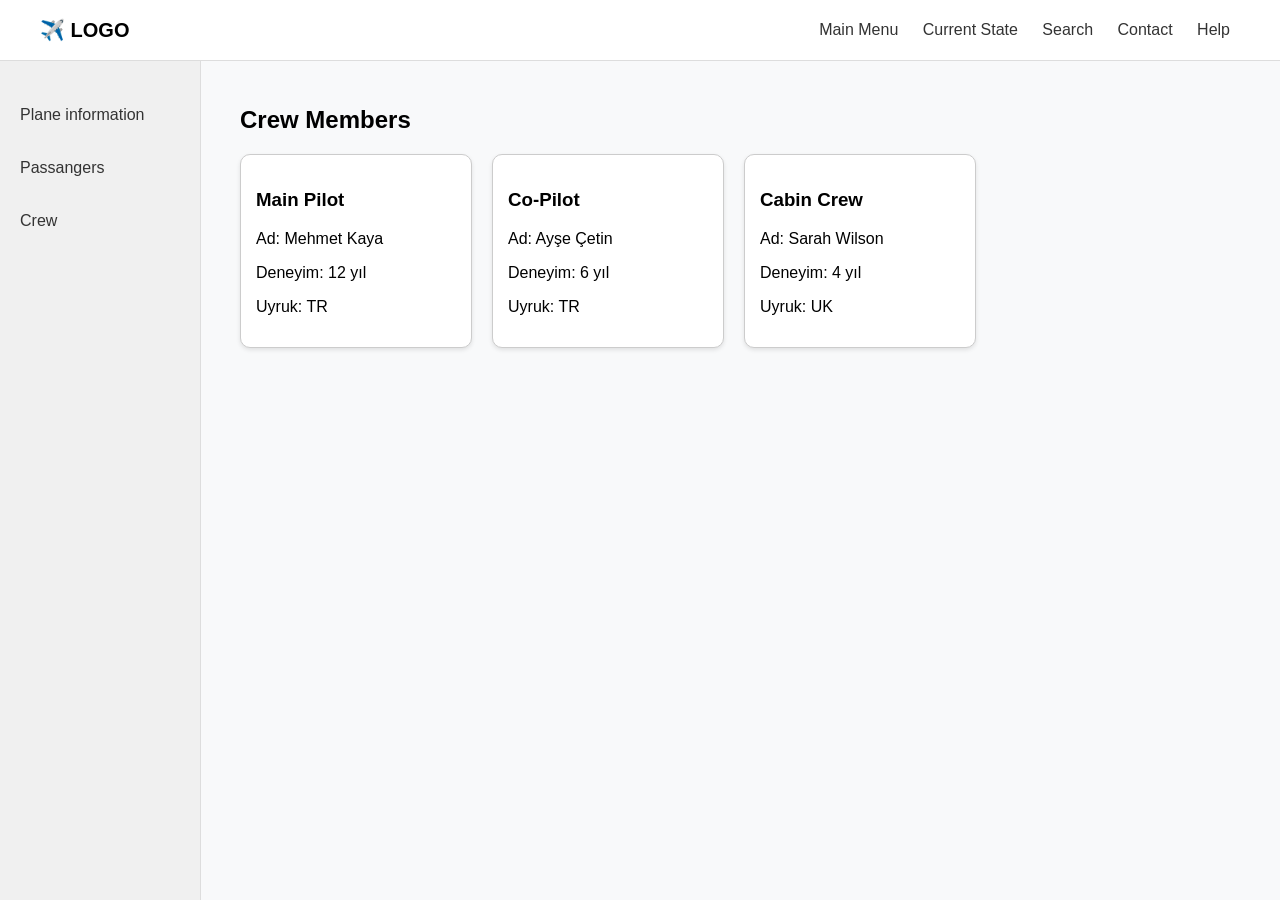
<file: Planeİnfo/Info/crew.html>
<!DOCTYPE html>
<html lang="tr">
<head>
  <meta charset="UTF-8" />
  <meta name="viewport" content="width=device-width, initial-scale=1.0" />
  <title>Ekip Bilgileri</title>
  <link rel="stylesheet" href="../style.css" />
</head>
<body>
  <header class="navbar">
    <div class="logo">✈️ LOGO</div>
    <nav>
      <a href="../index.html">Main Menu</a>
      <a href="../Info/plane-info.html">Current State</a>
      <a href="../search.html">Search</a>
      <a href="../contact.html">Contact</a>
      <a href="../help.html">Help</a>
    </nav>
  </header>

  <aside class="sidebar">
    <ul>
      <li><a href="plane-info.html">Plane information</a></li>
      <li><a href="passangers.html">Passangers</a></li>
      <li><a href="crew.html">Crew</a></li>
    </ul>
  </aside>

  <main class="content">
    <h1>Crew Members</h1>

    <div class="crew-grid">
      <div class="crew-card">
        <h3>Main Pilot</h3>
        <p>Ad: Mehmet Kaya</p>
        <p>Deneyim: 12 yıl</p>
        <p>Uyruk: TR</p>
      </div>

      <div class="crew-card">
        <h3>Co-Pilot</h3>
        <p>Ad: Ayşe Çetin</p>
        <p>Deneyim: 6 yıl</p>
        <p>Uyruk: TR</p>
      </div>

      <div class="crew-card">
        <h3>Cabin Crew</h3>
        <p>Ad: Sarah Wilson</p>
        <p>Deneyim: 4 yıl</p>
        <p>Uyruk: UK</p>
      </div>
    </div>
  </main>

  <script src="../plane.js"></script>
</body>
</html>
</file>
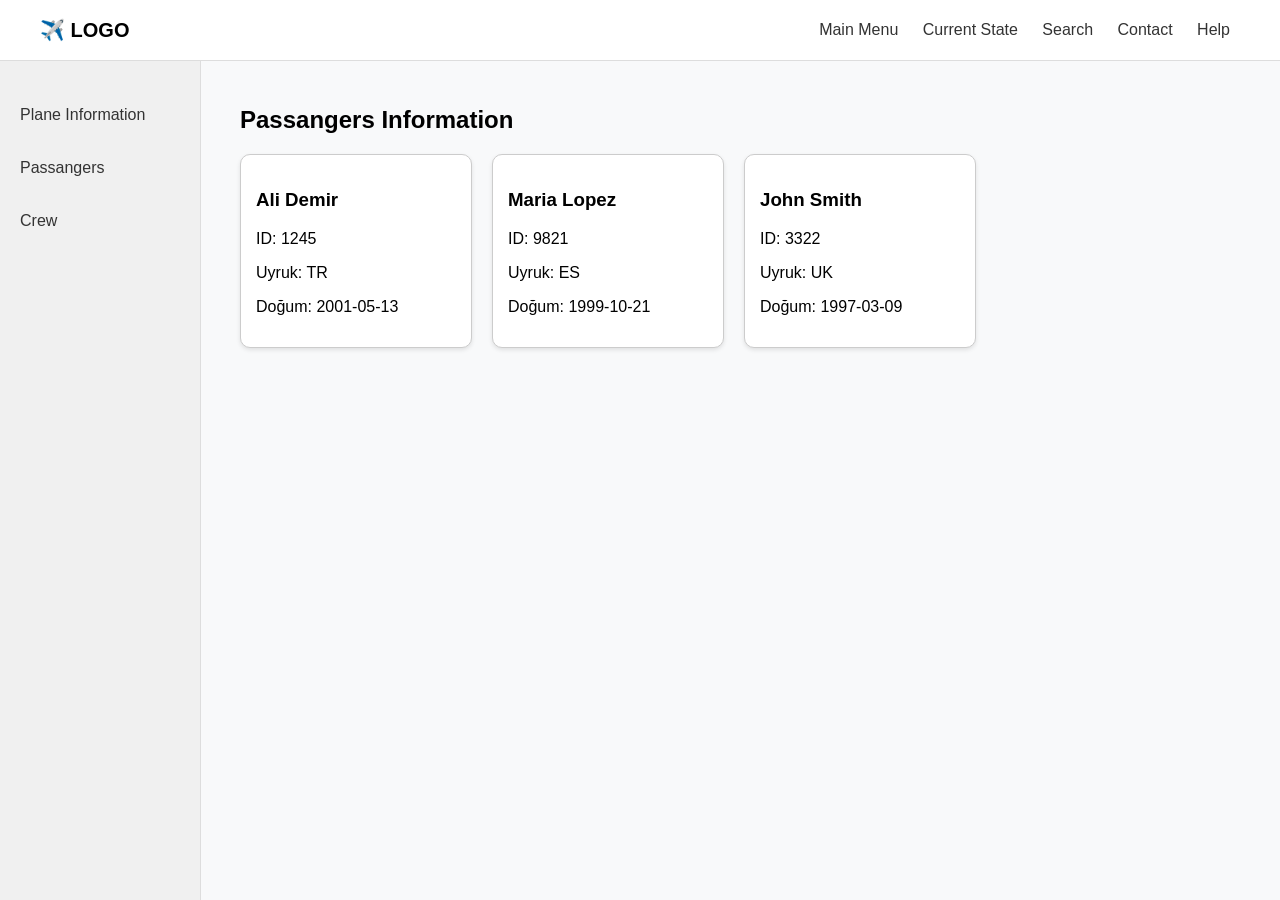
<file: Planeİnfo/Info/passangers.html>
<!DOCTYPE html>
<html lang="tr">
<head>
  <meta charset="UTF-8" />
  <meta name="viewport" content="width=device-width, initial-scale=1.0" />
  <title>Yolcu Bilgileri</title>
  <link rel="stylesheet" href="../style.css" />
</head>
<body>
  <header class="navbar">
    <div class="logo">✈️ LOGO</div>
    <nav>
      <a href="../index.html">Main Menu</a>
      <a href="../Info/plane-info.html">Current State</a>
      <a href="../search.html">Search</a>
      <a href="../contact.html">Contact</a>
      <a href="../help.html">Help</a>
    </nav>
  </header>

  <aside class="sidebar">
    <ul>
      <li><a href="plane-info.html">Plane Information</a></li>
      <li><a href="passangers.html">Passangers</a></li>
      <li><a href="crew.html">Crew</a></li>
    </ul>
  </aside>

  <main class="content">
    <h1>Passangers Information</h1>
    <div class="passenger-grid">
      <div class="passenger-card">
        <h3>Ali Demir</h3>
        <p>ID: 1245</p>
        <p>Uyruk: TR</p>
        <p>Doğum: 2001-05-13</p>
        <div class="extra-info">
          <p>Pasaport ID: TR44522</p>
          <p>Adli Sicil: Temiz</p>
          <p>Vize: Var</p>
        </div>
      </div>

      <div class="passenger-card">
        <h3>Maria Lopez</h3>
        <p>ID: 9821</p>
        <p>Uyruk: ES</p>
        <p>Doğum: 1999-10-21</p>
        <div class="extra-info">
          <p>Pasaport ID: ES87921</p>
          <p>Adli Sicil: Temiz</p>
          <p>Vize: Var</p>
        </div>
      </div>

      <div class="passenger-card">
        <h3>John Smith</h3>
        <p>ID: 3322</p>
        <p>Uyruk: UK</p>
        <p>Doğum: 1997-03-09</p>
        <div class="extra-info">
          <p>Pasaport ID: UK00421</p>
          <p>Adli Sicil: Temiz</p>
          <p>Vize: Yok</p>
        </div>
      </div>
    </div>
  </main>

  <script src="../plane.js"></script>
</body>
</html>
</file>
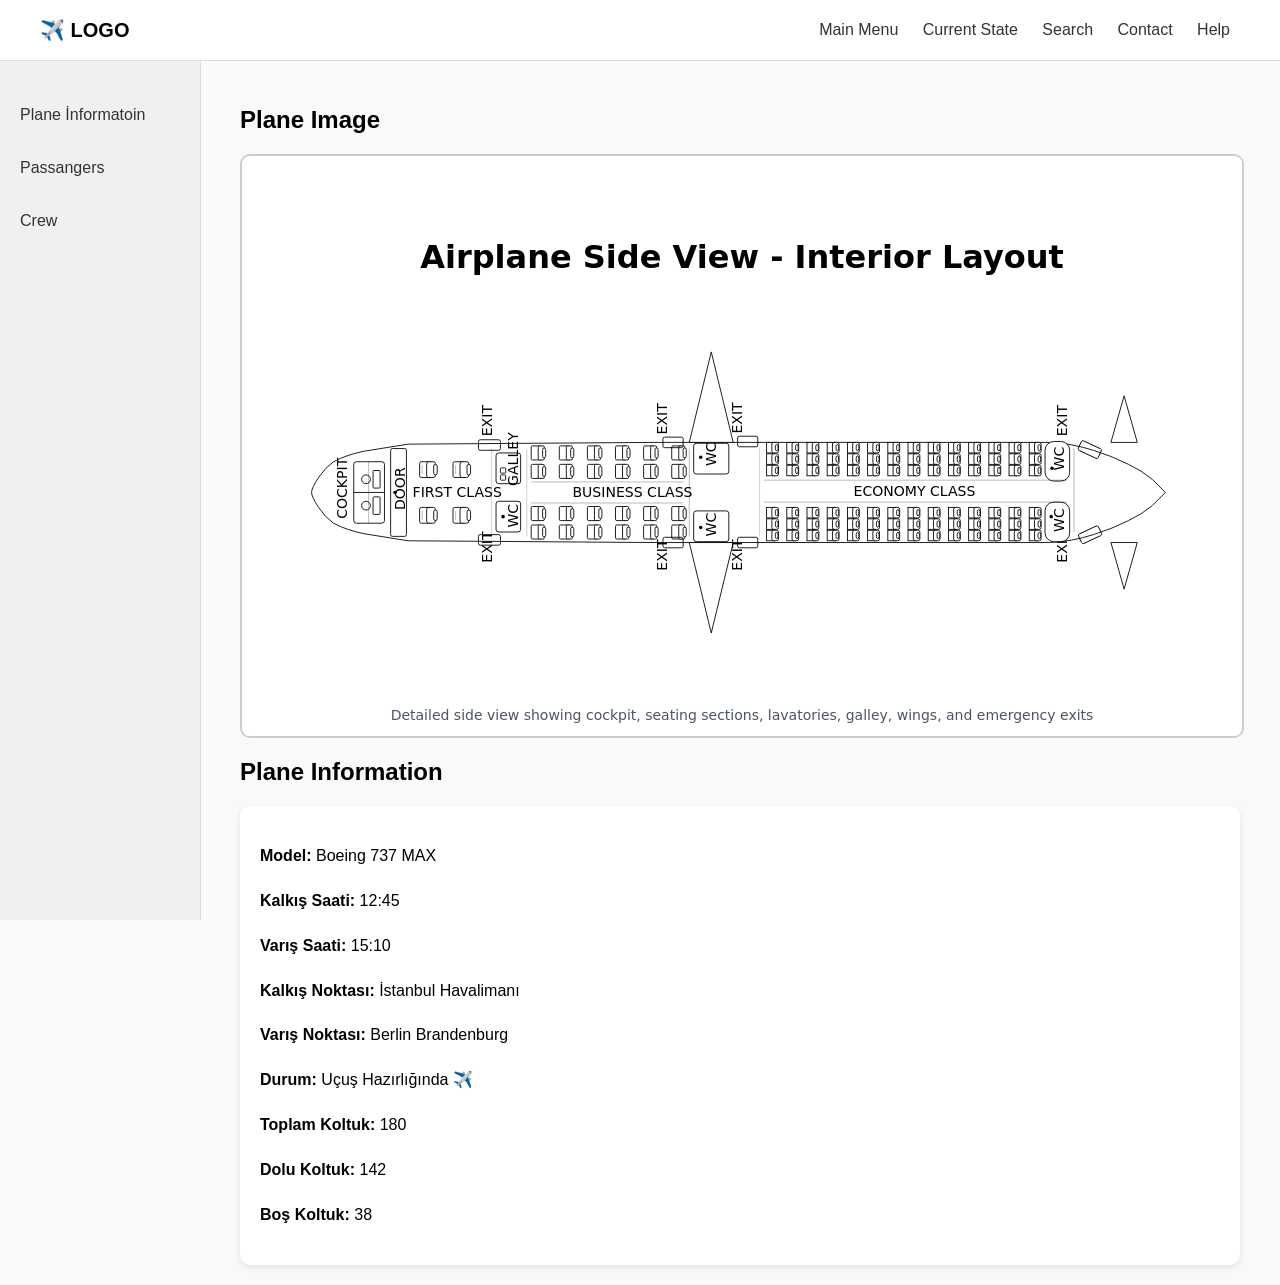
<file: Planeİnfo/Info/plane-info.html>
<!DOCTYPE html>
<html lang="tr">
<head>
  <meta charset="UTF-8" />
  <meta name="viewport" content="width=device-width, initial-scale=1.0" />
  <title>Uçak Bilgileri</title>
  <link rel="stylesheet" href="../style.css" />
</head>
<body>
   <!-- Üst NAVBAR -->
  <header class="navbar">
    <div class="logo">✈️ LOGO</div>
    <nav>
        <a href="../index.html">Main Menu</a>
      <a href="../Info/plane-info.html">Current State</a>
      <a href="../search.html">Search</a>
      <a href="../contact.html">Contact</a>
      <a href="../help.html">Help</a>
    </nav>
  </header>

  <!-- Sol Sütun (Sidebar) -->
  <aside class="sidebar">
    <ul>
      <li><a href="plane-info.html">Plane İnformatoin</a></li>
      <li><a href="passangers.html">Passangers</a></li>
      <li><a href="crew.html">Crew</a></li>
    </ul>
  </aside>

  <main class="content">

    <h1>Plane Image</h1>

    <iframe
    src="../plane.html"
    class="airplane-frame"
    width="100%"
    height="580"
    frameborder="0"
    ></iframe>

    <h1>Plane Information</h1>

    <div class="plane-info">
      <table></table>
      <p><strong>Model:</strong> Boeing 737 MAX</p>
      <p><strong>Kalkış Saati:</strong> 12:45</p>
      <p><strong>Varış Saati:</strong> 15:10</p>
      <p><strong>Kalkış Noktası:</strong> İstanbul Havalimanı</p>
      <p><strong>Varış Noktası:</strong> Berlin Brandenburg</p>
      <p><strong>Durum:</strong> Uçuş Hazırlığında ✈️</p>
      <p><strong>Toplam Koltuk:</strong> 180</p>
      <p><strong>Dolu Koltuk:</strong> 142</p>
      <p><strong>Boş Koltuk:</strong> 38</p>
    </div>
  </main>

  <script src="../plane.js"></script>
</body>
</html>
</file>
<file: frontend/style.css>
/* =========================================
   1. RESET & VARIABLES
   ========================================= */
:root {
    --primary: #004e92;
    --primary-dark: #000428;
    --secondary: #f39c12;
    --success: #2ecc71;
    --danger: #e74c3c;
    --light: #f4f6f9;
    --white: #ffffff;
    --gray-100: #e9ecef;
    --gray-200: #dee2e6;
    --gray-600: #6c757d;
    --text-dark: #2d3436;
    
    --shadow-sm: 0 2px 4px rgba(0,0,0,0.05);
    --shadow-md: 0 4px 6px rgba(0,0,0,0.1);
    --shadow-lg: 0 10px 15px rgba(0,0,0,0.1);
    
    --font-main: 'Inter', sans-serif;
}

* { box-sizing: border-box; margin: 0; padding: 0; }

body {
    font-family: var(--font-main);
    background: linear-gradient(135deg, #e0eafc 0%, #cfdef3 100%);
    color: var(--text-dark);
    min-height: 100vh;
    display: flex;
    flex-direction: column;
}

.hidden { display: none !important; }

/* =========================================
   2. NAVBAR
   ========================================= */
.navbar {
    background: var(--white);
    padding: 1rem 2rem;
    display: flex;
    justify-content: space-between;
    align-items: center;
    box-shadow: var(--shadow-sm);
    z-index: 100;
}

.nav-brand {
    font-size: 1.5rem;
    font-weight: 700;
    color: var(--primary);
    display: flex;
    align-items: center;
    gap: 10px;
}
.nav-brand small { font-weight: 300; opacity: 0.7; }

.user-profile {
    display: flex;
    align-items: center;
    gap: 15px;
    background: var(--light);
    padding: 5px 15px;
    border-radius: 50px;
    border: 1px solid var(--gray-200);
}

.user-details {
    display: flex;
    flex-direction: column;
    text-align: right;
    line-height: 1.2;
}

.welcome-text { font-size: 0.75rem; color: var(--gray-600); }
.username { font-weight: 600; color: var(--primary); }

/* =========================================
   3. LAYOUT & CARDS
   ========================================= */
.main-wrapper {
    max-width: 1200px;
    width: 95%;
    margin: 30px auto;
    flex: 1;
}

.card {
    background: var(--white);
    border-radius: 12px;
    box-shadow: var(--shadow-sm);
    overflow: hidden;
    margin-bottom: 20px;
    border: 1px solid rgba(0,0,0,0.05);
}

.card-header {
    padding: 15px 20px;
    border-bottom: 1px solid var(--gray-100);
    background: #fafbfc;
}
.card-header h3 { font-size: 1.1rem; color: var(--text-dark); font-weight: 600; margin: 0; }
.card-header.blue { background: #e3f2fd; color: var(--primary); border-bottom: 1px solid #bbdefb; }
.card-header.orange { background: #fff3e0; color: #e67e22; border-bottom: 1px solid #ffe0b2; }

/* =========================================
   4. LOGIN SECTION
   ========================================= */
.login-card {
    background: var(--white);
    max-width: 400px;
    margin: 50px auto;
    padding: 40px;
    border-radius: 16px;
    box-shadow: var(--shadow-lg);
    text-align: center;
}

.icon-bg {
    width: 60px; height: 60px;
    background: #e3f2fd;
    color: var(--primary);
    border-radius: 50%;
    display: flex;
    align-items: center;
    justify-content: center;
    font-size: 1.5rem;
    margin: 0 auto 20px;
}

.login-form .input-group {
    position: relative;
    margin-bottom: 15px;
}

.input-icon {
    position: absolute;
    left: 15px;
    top: 50%;
    transform: translateY(-50%);
    color: var(--gray-600);
}

.login-form input {
    width: 100%;
    padding: 12px 15px 12px 45px;
    border: 1px solid var(--gray-200);
    border-radius: 8px;
    font-size: 1rem;
    transition: all 0.3s;
}

.login-form input:focus {
    border-color: var(--primary);
    outline: none;
    box-shadow: 0 0 0 3px rgba(0,78,146,0.1);
}

/* =========================================
   5. BUTTONS
   ========================================= */
.btn {
    border: none;
    padding: 10px 20px;
    border-radius: 8px;
    font-weight: 600;
    cursor: pointer;
    transition: all 0.2s;
    font-family: var(--font-main);
    display: inline-flex;
    align-items: center;
    gap: 8px;
    justify-content: center;
}

.btn-primary { background: var(--primary); color: white; }
.btn-primary:hover { background: var(--primary-dark); transform: translateY(-1px); }

.btn-success { background: var(--success); color: white; }
.btn-success:hover { background: #27ae60; }

.btn-outline { background: transparent; border: 2px solid var(--primary); color: var(--primary); }
.btn-outline:hover { background: var(--primary); color: white; }

.btn-ghost { background: transparent; color: var(--gray-600); }
.btn-ghost:hover { background: var(--gray-100); color: var(--text-dark); }

.btn-icon { padding: 8px; border-radius: 50%; width: 35px; height: 35px; display: flex; align-items: center; justify-content: center; }
.btn-block { width: 100%; }
.btn-sm { padding: 4px 10px; font-size: 0.8rem; }
.btn-lg { padding: 15px 30px; font-size: 1.1rem; }

/* =========================================
   6. SEARCH & ACTIONS
   ========================================= */
.search-actions-container {
    display: flex;
    justify-content: center;
    gap: 15px;
    margin: 30px 0;
    flex-wrap: wrap;
}

.search-box {
    position: relative;
    background: white;
    padding: 0;
    border-radius: 12px;
    box-shadow: var(--shadow-md);
    width: 100%;
    max-width: 500px;
    display: flex;
    align-items: center;
}

.search-icon {
    position: absolute;
    left: 20px;
    color: var(--gray-600);
}

.search-box input {
    width: 100%;
    border: none;
    font-size: 1.1rem;
    padding: 15px 15px 15px 50px;
    outline: none;
    background: transparent;
    border-radius: 12px;
}

/* =========================================
   7. FORM STYLES
   ========================================= */
.form-group { margin-bottom: 15px; }
.form-group label { display: block; margin-bottom: 5px; font-weight: 500; font-size: 0.9rem; color: var(--text-dark); }
.form-input {
    width: 100%; padding: 10px; border: 1px solid var(--gray-200); border-radius: 8px; font-size: 1rem;
}
.form-row { display: flex; gap: 15px; }
.form-row .half { flex: 1; }
.mt-3 { margin-top: 15px; }

/* =========================================
   8. TABLES
   ========================================= */
.modern-table {
    width: 100%;
    border-collapse: collapse;
}

.modern-table th {
    background: #f8f9fa;
    color: var(--gray-600);
    font-weight: 600;
    text-transform: uppercase;
    font-size: 0.8rem;
    padding: 15px;
    text-align: left;
    border-bottom: 2px solid var(--gray-100);
}

.modern-table td {
    padding: 15px;
    border-bottom: 1px solid var(--gray-100);
    color: var(--text-dark);
}

.modern-table tbody tr:hover {
    background-color: #f8faff;
}

/* =========================================
   9. ROSTER VIEW
   ========================================= */
.workspace-header {
    display: flex;
    justify-content: space-between;
    align-items: center;
    margin-bottom: 20px;
    background: white;
    padding: 20px;
    border-radius: 12px;
    box-shadow: var(--shadow-sm);
}

.flight-title { display: flex; align-items: center; gap: 15px; }
.flight-title h2 { margin: 0; font-size: 1.5rem; color: var(--primary); }

.tabs-container {
    display: flex;
    gap: 10px;
    margin-bottom: 20px;
    background: rgba(255,255,255,0.5);
    padding: 5px;
    border-radius: 8px;
}

.tab-btn {
    padding: 10px 20px;
    border: none;
    background: transparent;
    color: var(--gray-600);
    font-weight: 500;
    cursor: pointer;
    border-radius: 6px;
    transition: all 0.2s;
    font-size: 0.95rem;
}

.tab-btn.active {
    background: var(--white);
    color: var(--primary);
    box-shadow: var(--shadow-sm);
    font-weight: 600;
}

/* GRID LAYOUT FOR SELECTION */
.grid-layout {
    display: grid;
    grid-template-columns: 1fr 1fr;
    gap: 20px;
}

.compact-table { width: 100%; font-size: 0.9rem; }
.compact-table td { padding: 8px; border-bottom: 1px solid var(--gray-100); }
.pool-box h5 { margin: 10px 0; color: var(--gray-600); font-size: 0.85rem; text-transform: uppercase; letter-spacing: 0.5px; }
.divider { text-align: center; color: var(--gray-200); margin: 10px 0; }
.scrollable { max-height: 200px; overflow-y: auto; }

/* INFO BAR */
.info-bar-container {
    display: flex;
    gap: 20px;
    margin-top: 20px;
}

.status-box, .menu-box {
    flex: 1;
    background: white;
    padding: 15px;
    border-radius: 10px;
    box-shadow: var(--shadow-sm);
    display: flex;
    align-items: center;
    gap: 15px;
}

.menu-icon { 
    width: 40px; height: 40px; background: #fff3e0; color: #e67e22; 
    border-radius: 8px; display: flex; align-items: center; justify-content: center; 
}
.menu-content { display: flex; flex-direction: column; }
.menu-content .label { font-size: 0.8rem; color: var(--gray-600); }
.menu-content .value { font-weight: 600; }

/* =========================================
   10. PLANE VISUALIZATION
   ========================================= */
.plane-wrapper {
    background: #cadae8; 
    padding: 40px;
    border-radius: 20px;
    display: flex;
    flex-direction: column;
    align-items: center;
    overflow-x: auto; 
    min-height: 400px; /* To take up space even when empty */
}

.fuselage {
    background: white;
    border-radius: 100px 100px 40px 40px; 
    padding: 60px 40px 40px 40px;
    box-shadow: 0 20px 50px rgba(0,0,0,0.2);
    position: relative;
    border: 4px solid #f0f2f5;
    width: fit-content; 
    min-width: 340px;
    min-height: 300px; /* So at least something is visible */
}

.cockpit-nose {
    position: absolute;
    top: 15px;
    left: 50%;
    transform: translateX(-50%);
    color: var(--gray-200);
    font-size: 2rem;
}

.cockpit-grid, .crew-grid {
    display: flex;           
    flex-wrap: wrap;         
    justify-content: center; 
    gap: 10px;               
    margin-bottom: 20px;
    padding: 0 20px;
    min-height: 50px; /* Prevent height collapse */
}

.section-label {
    text-align: center;
    font-size: 0.7rem;
    color: var(--gray-600);
    letter-spacing: 2px;
    margin: 10px 0;
    font-weight: bold;
}

.section-divider {
    height: 2px;
    background: var(--gray-100);
    margin: 20px 0;
    position: relative;
}

/* SEATS */
.seat-row {
    display: flex;
    justify-content: center;
    gap: 0; 
    margin-bottom: 8px;
}

.seat-group {
    display: flex;
    gap: 4px;
    margin: 0 5px; 
}

.seat {
    width: 38px;
    height: 42px;
    border-radius: 6px 6px 10px 10px;
    background: #e2e8f0;
    border: 1px solid #cbd5e0;
    display: flex;
    align-items: flex-end; 
    justify-content: center;
    padding-bottom: 4px;
    font-size: 0.7rem;
    color: #718096;
    cursor: pointer;
    position: relative;
    transition: all 0.2s;
    box-shadow: 0 2px 0 #cbd5e0; 
    flex-shrink: 0; 
}

.seat::before {
    content: '';
    position: absolute;
    top: -2px; left: 4px; right: 4px;
    height: 6px;
    background: rgba(0,0,0,0.05);
    border-radius: 4px;
}

.seat:hover {
    transform: translateY(-2px);
    box-shadow: 0 4px 0 #cbd5e0;
}

.seat.business {
    background: #e9d8fd; border-color: #d6bcfa; color: #553c9a;
    box-shadow: 0 2px 0 #d6bcfa;
    width: 46px; 
    margin: 0 2px;
}
.seat.business.occupied {
    background: #805ad5; color: white; border-color: #6b46c1;
    box-shadow: 0 2px 0 #553c9a;
}

.seat.economy {
    background: #e2e8f0; border-color: #cbd5e0;
}
.seat.economy.occupied {
    background: #4299e1; color: white; border-color: #3182ce;
    box-shadow: 0 2px 0 #2b6cb0;
}

.seat.crew { 
    background: #ffe0b2; color: #e67e22; border-color: #ffcc80; 
    box-shadow: 0 2px 0 #ffb74d;
}

.seat.pilot { 
    background: #c8e6c9; color: #2e7d32; border-color: #a5d6a7; 
    box-shadow: 0 2px 0 #81c784;
}

.aisle-spacer { 
    display: flex; align-items: center; justify-content: center; 
    font-size: 0.7rem; color: #a0aec0; 
    width: 25px; 
}

.legend {
    display: flex;
    flex-wrap: wrap;
    gap: 15px;
    margin-top: 20px;
    background: white;
    padding: 10px 20px;
    border-radius: 50px;
}
.legend-item { display: flex; align-items: center; gap: 5px; font-size: 0.8rem; }
.seat-sample { width: 15px; height: 15px; border-radius: 4px; display: inline-block; }

.custom-tooltip {
    position: absolute;
    background: rgba(45, 52, 54, 0.95);
    color: white;
    padding: 10px 15px;
    border-radius: 8px;
    font-size: 0.85rem;
    pointer-events: none;
    z-index: 1000;
    box-shadow: 0 5px 15px rgba(0,0,0,0.2);
    backdrop-filter: blur(4px);
    border: 1px solid rgba(255,255,255,0.1);
}

/* =========================================
   11. MODAL
   ========================================= */
.modal-overlay {
    display: none;
    position: fixed;
    top: 0; left: 0; width: 100%; height: 100%;
    background: rgba(0,0,0,0.5);
    z-index: 2000;
    backdrop-filter: blur(5px);
}

.modal-card {
    background: white;
    width: 90%;
    max-width: 400px;
    margin: 50px auto;
    border-radius: 16px;
    box-shadow: var(--shadow-lg);
    animation: slideDown 0.3s ease;
}

.modal-header {
    padding: 20px;
    border-bottom: 1px solid var(--gray-100);
    display: flex;
    justify-content: space-between;
    align-items: center;
}

.modal-body { padding: 30px; text-align: center; }

.modal-actions {
    display: flex;
    flex-direction: column;
    gap: 15px;
    margin-top: 20px;
}

.close-btn { font-size: 1.5rem; cursor: pointer; color: var(--gray-600); }

@keyframes slideDown { from { transform: translateY(-20px); opacity: 0; } to { transform: translateY(0); opacity: 1; } }
@keyframes fadeIn { from { opacity: 0; } to { opacity: 1; } }
.fade-in { animation: fadeIn 0.4s ease-in-out; }

/* BADGES */
.badge {
    padding: 3px 8px;
    border-radius: 12px;
    font-size: 0.75rem;
    font-weight: 600;
    display: inline-block;
}
.badge-light { background: #e9ecef; color: #495057; }
.badge-primary { background: #e3f2fd; color: #004e92; } /* Matches Chief */
.badge-warning { background: #fff3e0; color: #e67e22; } /* Matches Chef */
.badge-success { background: #d4edda; color: #155724; }
.badge-danger { background: #f8d7da; color: #721c24; }
</file>
<file: Planeİnfo/style.css>
/* Genel ayarlar */
body {
  margin: 0;
  font-family: Arial, sans-serif;
  background-color: #f8f9fa;
  display: flex;
  flex-direction: column;
  height: 100vh;
}

/* Üst Navbar */
.navbar {
  position: fixed;
  top: 0;
  left: 0;
  right: 0;
  height: 60px;
  background-color: #ffffff;
  border-bottom: 1px solid #ddd;
  display: flex;
  align-items: center;
  justify-content: space-between;
  padding: 0 40px;
  z-index: 1000;
}

.navbar .logo {
  font-weight: bold;
  font-size: 20px;
}

.navbar nav a {
  margin: 0 10px;
  text-decoration: none;
  color: #333;
  font-weight: 500;
}

.navbar nav a:hover {
  color: #0078ff;
}

/* Sidebar */
.sidebar {
  position: fixed;
  top: 60px;
  left: 0;
  width: 200px;
  height: calc(100% - 60px);
  background-color: #f0f0f0;
  border-right: 1px solid #ddd;
  padding-top: 20px;
}

.sidebar ul {
  list-style: none;
  padding: 0;
}

.sidebar ul li {
  margin-bottom: 15px;
}

.sidebar ul li a {
  text-decoration: none;
  color: #333;
  font-weight: 500;
  padding: 10px 20px;
  display: block;
  border-radius: 6px;
}

.sidebar ul li a:hover {
  background-color: #0078ff;
  color: white;
}

/* İçerik Alanı */
.content {
  margin-left: 200px;
  margin-top: 70px;
  padding: 20px 40px;
}

.content h1 {
  font-size: 24px;
  margin-bottom: 20px;
}

/* SVG uçak alanı */
.airplane-container {
  display: flex;
  flex-direction: column;
  align-items: center;
}

.airplane-svg {
  width: 80%;
  height: auto;
  border: 2px solid #ccc;
  background: white;
  margin-bottom: 15px;
}

/* Koltuk renkleri */
.seat {
  cursor: pointer;
  transition: fill 0.2s ease;
}

.seat:hover {
  stroke: #0078ff;
  stroke-width: 2;
}

/* Renk anlamları açıklaması */
.legend {
  background: #fff;
  border: 1px solid #ccc;
  padding: 8px 15px;
  border-radius: 8px;
  font-size: 14px;
  box-shadow: 0 2px 4px rgba(0,0,0,0.1);
}

/* Responsive */
@media (max-width: 800px) {
  .sidebar {
    width: 150px;
  }

  .content {
    margin-left: 150px;
  }

  .navbar {
    padding: 0 20px;
  }
}

/* Ek stil ayarları */

/* Yolcu ve ekip kartları */
.passenger-grid, .crew-grid {
  display: flex;
  flex-wrap: wrap;
  gap: 20px;
}

.passenger-card, .crew-card {
  background: #fff;
  border: 1px solid #ccc;
  border-radius: 10px;
  padding: 15px;
  width: 200px;
  transition: all 0.3s ease;
  box-shadow: 0 2px 4px rgba(0,0,0,0.1);
}

.passenger-card:hover, .crew-card:hover {
  transform: scale(1.1);
  box-shadow: 0 4px 10px rgba(0,0,0,0.2);
}

.extra-info {
  display: none;
  font-size: 13px;
  margin-top: 10px;
  color: #444;
}

.passenger-card:hover .extra-info {
  display: block;
}

.plane-info {
  background: white;
  padding: 20px;
  border-radius: 10px;
  box-shadow: 0 2px 6px rgba(0,0,0,0.1);
  line-height: 1.8;
}

.airplane-frame {
  border: 2px solid #ccc;
  border-radius: 10px;
  background: white;
}
</file>
